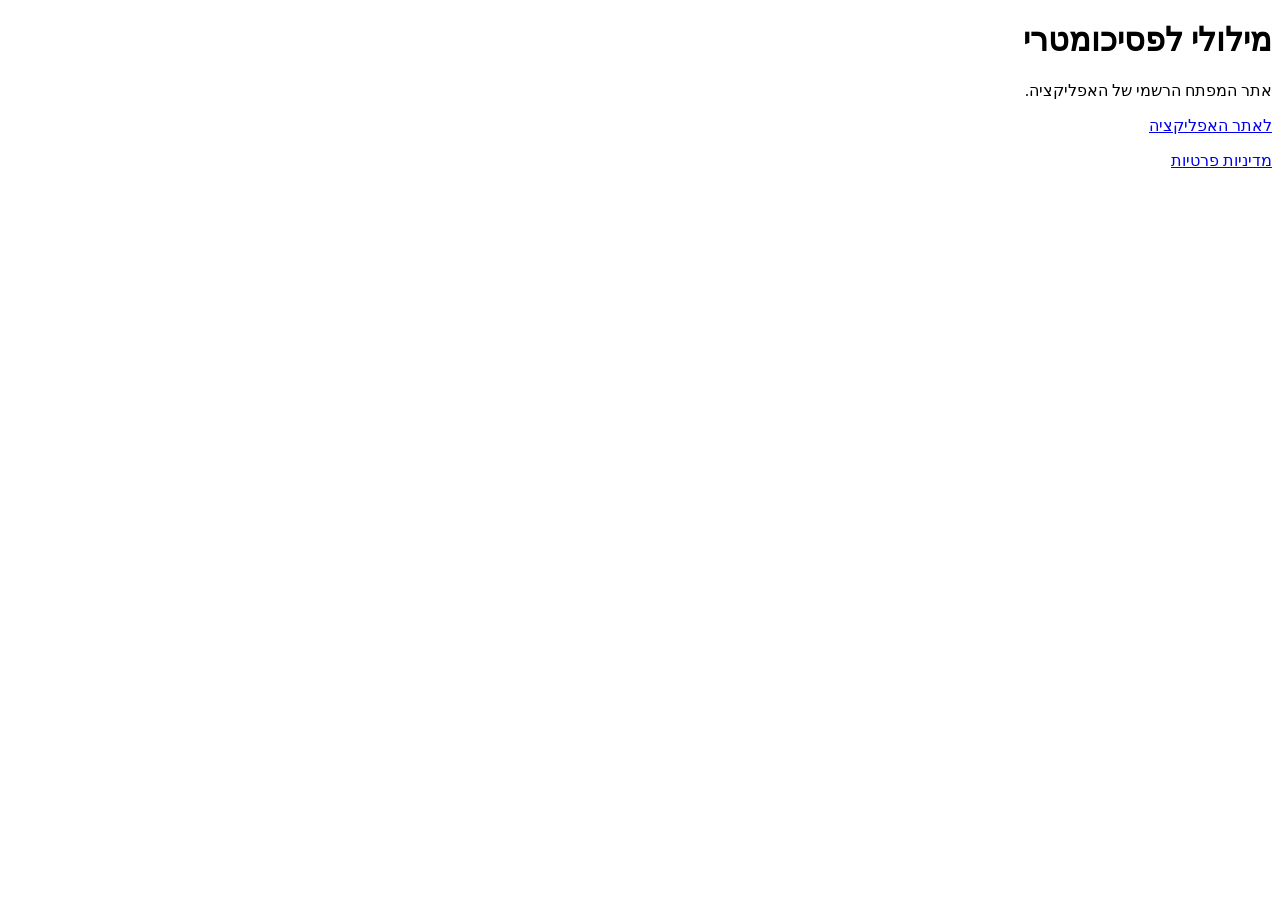
<file: index.html>
<!doctype html>
<html lang="he" dir="rtl">
<head>
  <meta charset="utf-8">
  <meta name="viewport" content="width=device-width, initial-scale=1">
  <title>מילולי לפסיכומטרי</title>
</head>
<body>
  <main>
    <h1>מילולי לפסיכומטרי</h1>
    <p>אתר המפתח הרשמי של האפליקציה.</p>
    <p><a href="https://miluli-psychometric.mistermedico.chatgpt.site/">לאתר האפליקציה</a></p>
    <p><a href="https://miluli-psychometric.mistermedico.chatgpt.site/privacy">מדיניות פרטיות</a></p>
  </main>
</body>
</html>
</file>
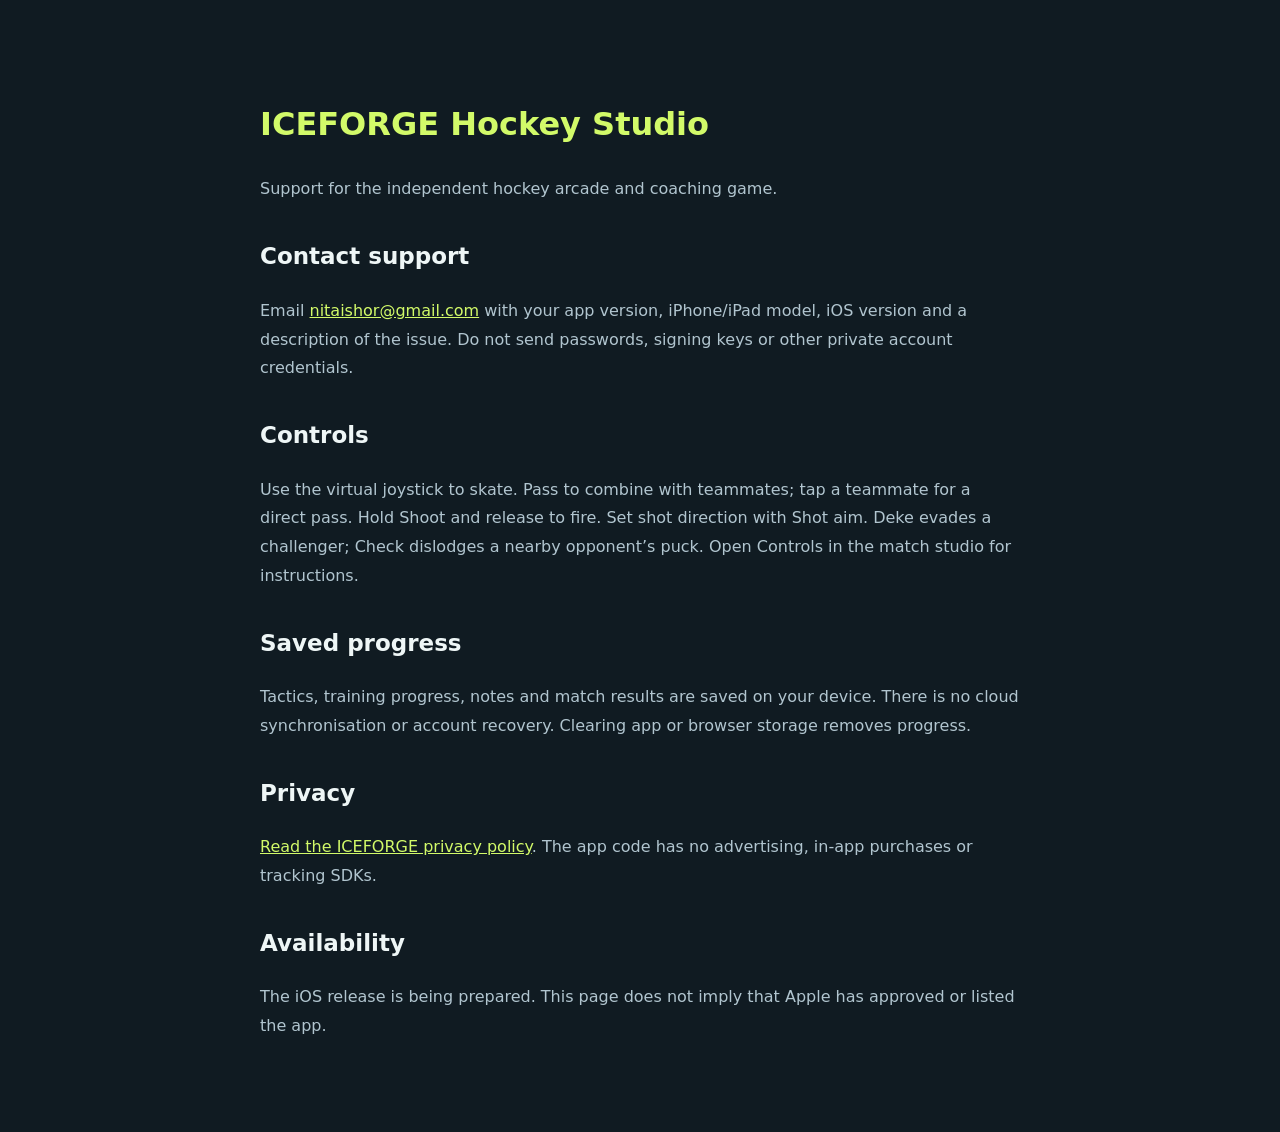
<file: iceforge/index.html>
<!DOCTYPE html><html lang="en"><meta charset="utf-8"><meta name="viewport" content="width=device-width,initial-scale=1"><title>ICEFORGE · Hockey support</title><style>body{background:#101b22;color:#eef6f6;font:16px/1.8 system-ui;max-width:760px;padding:25px;margin:50px auto}h1,a{color:#d2fa69}h2{font-size:23px;margin-top:32px}p{color:#b1c5cf}</style><h1>ICEFORGE Hockey Studio</h1><p>Support for the independent hockey arcade and coaching game.</p><h2>Contact support</h2><p>Email <a href="mailto:nitaishor@gmail.com">nitaishor@gmail.com</a> with your app version, iPhone/iPad model, iOS version and a description of the issue. Do not send passwords, signing keys or other private account credentials.</p><h2>Controls</h2><p>Use the virtual joystick to skate. Pass to combine with teammates; tap a teammate for a direct pass. Hold Shoot and release to fire. Set shot direction with Shot aim. Deke evades a challenger; Check dislodges a nearby opponent’s puck. Open Controls in the match studio for instructions.</p><h2>Saved progress</h2><p>Tactics, training progress, notes and match results are saved on your device. There is no cloud synchronisation or account recovery. Clearing app or browser storage removes progress.</p><h2>Privacy</h2><p><a href="privacy.html">Read the ICEFORGE privacy policy</a>. The app code has no advertising, in-app purchases or tracking SDKs.</p><h2>Availability</h2><p>The iOS release is being prepared. This page does not imply that Apple has approved or listed the app.</p></html>
</file>
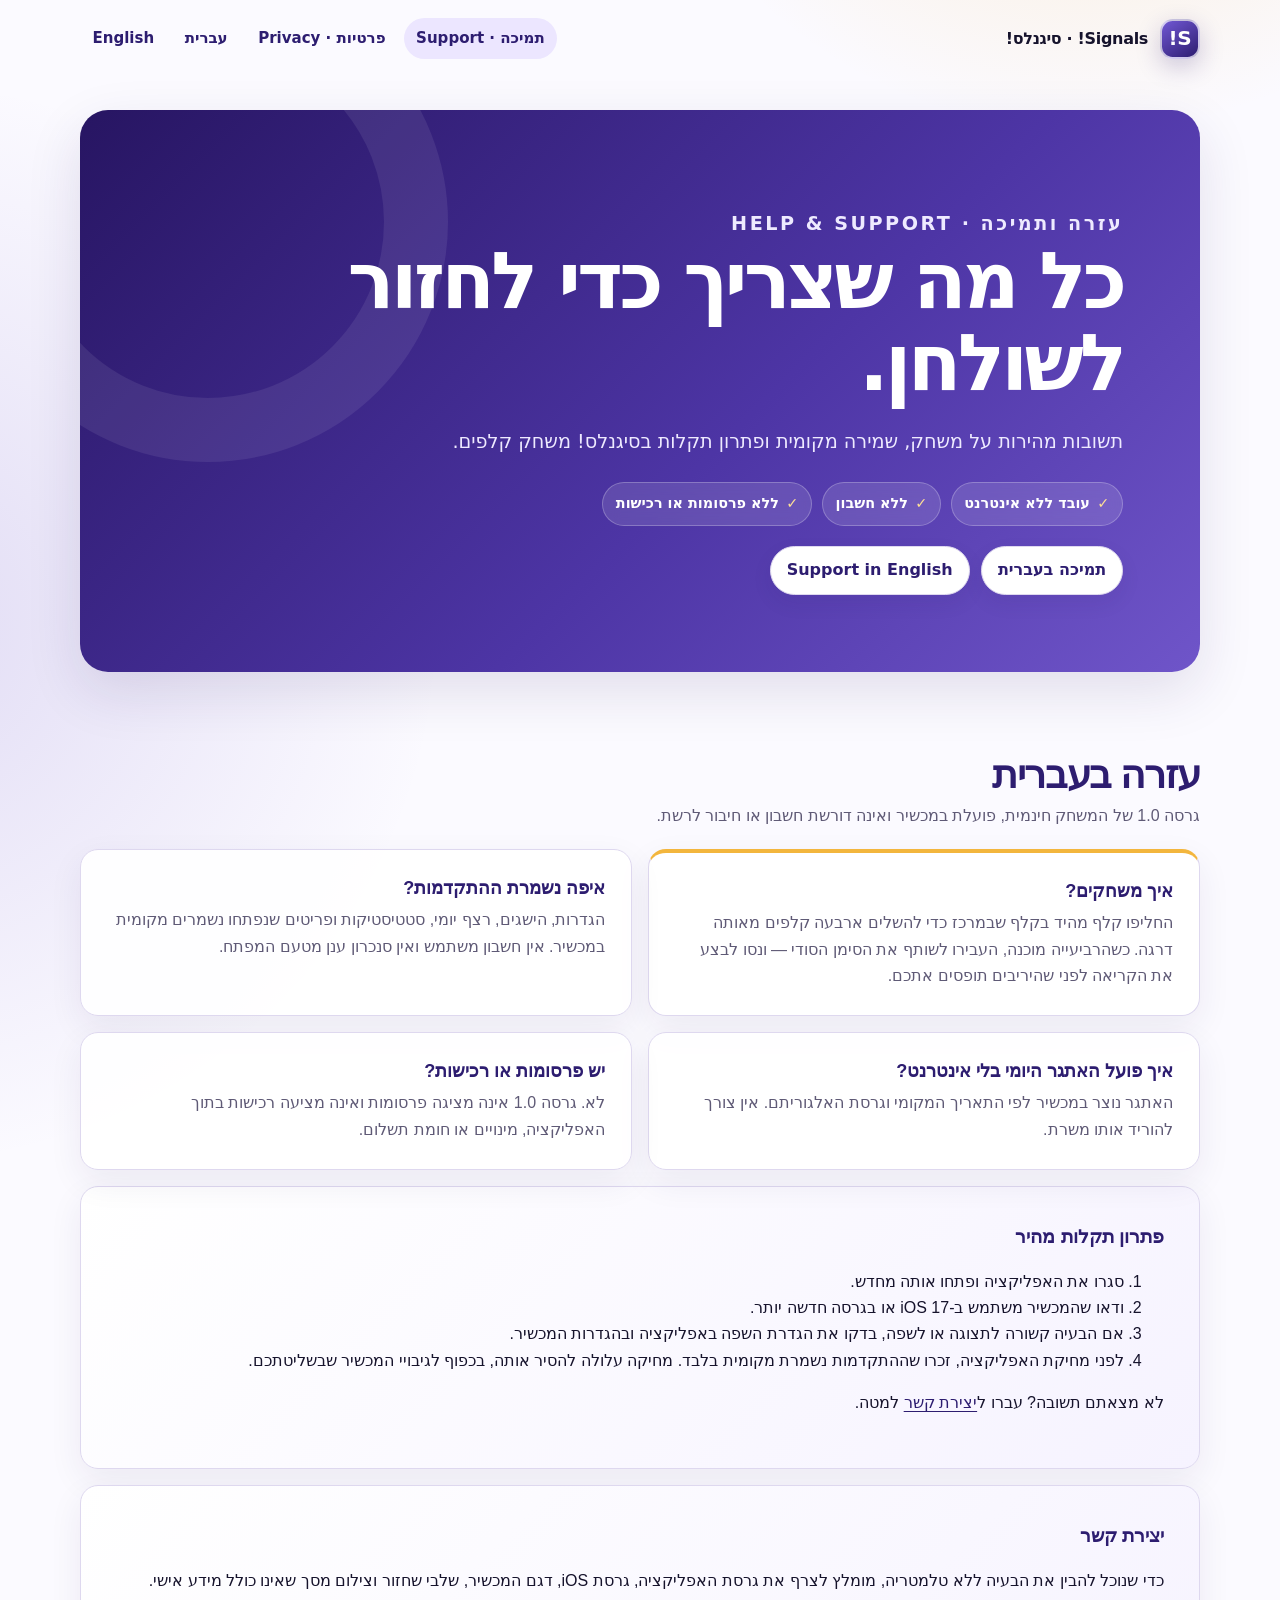
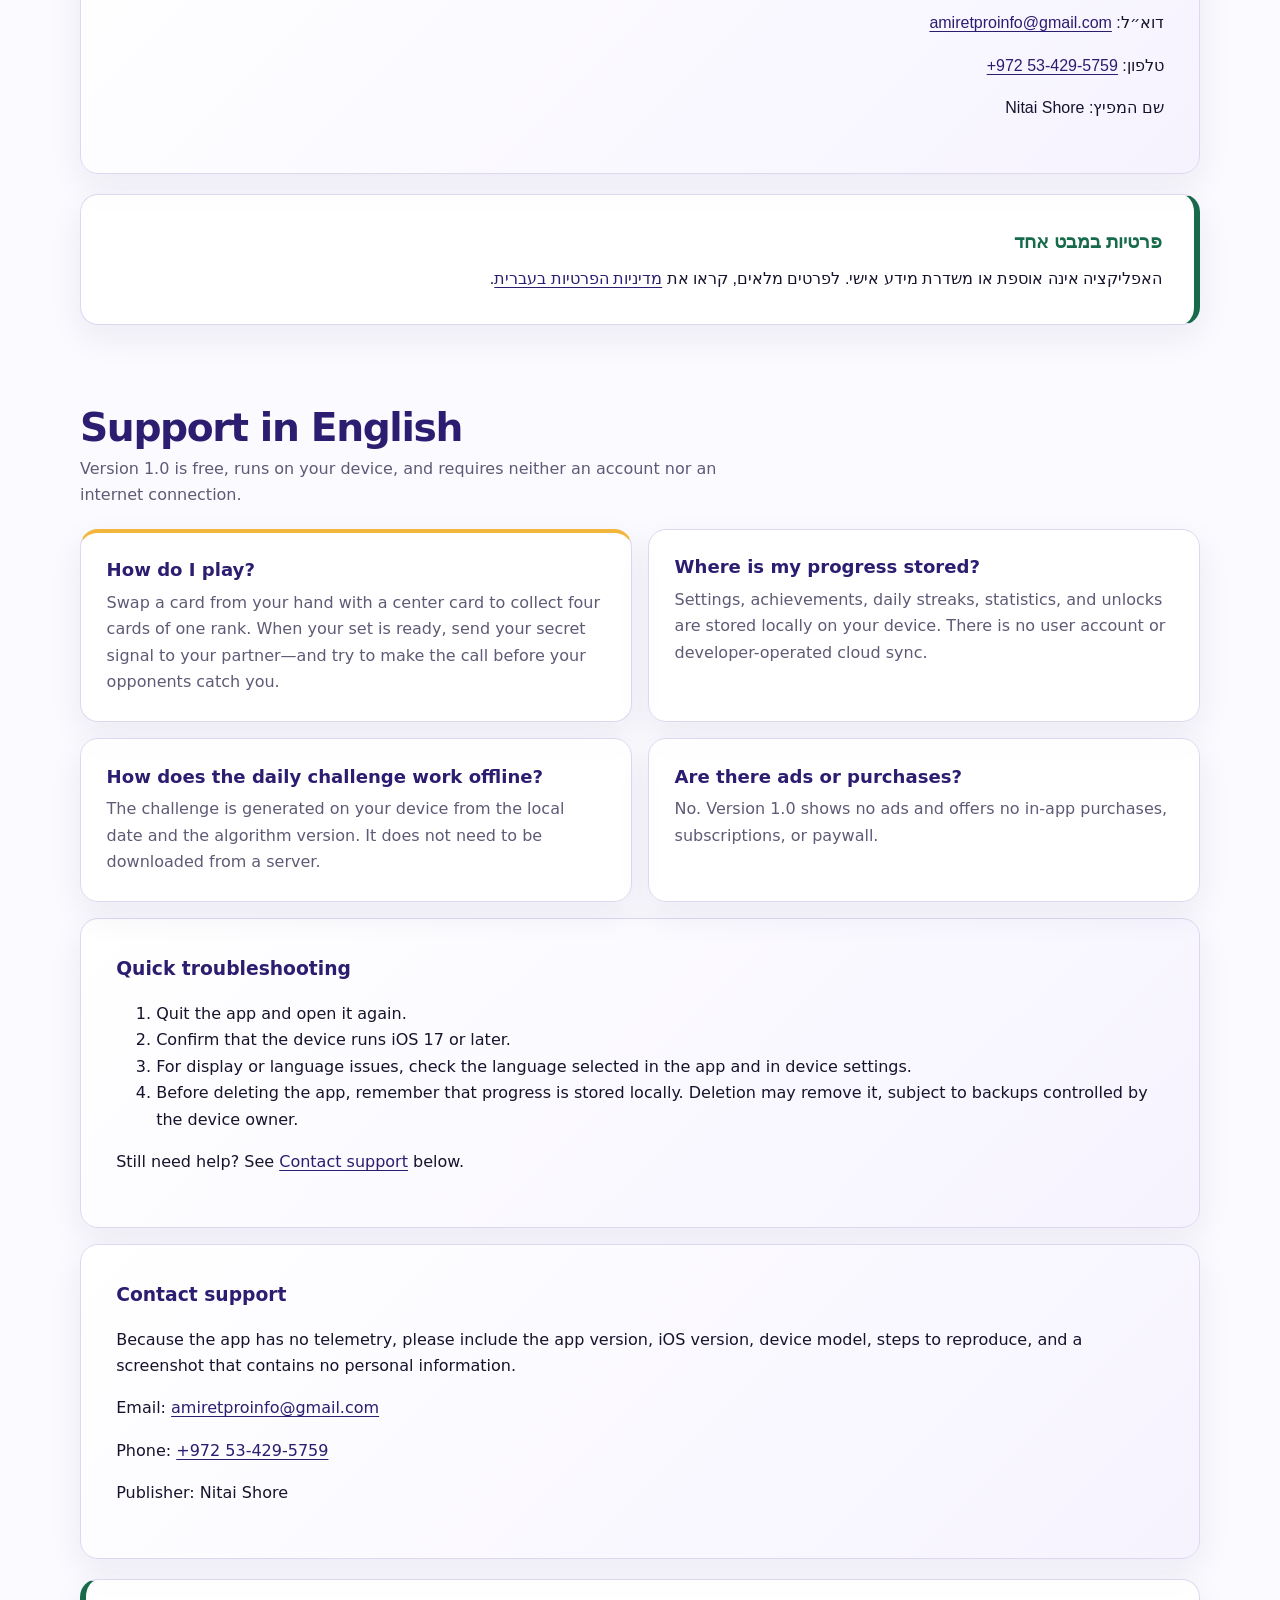
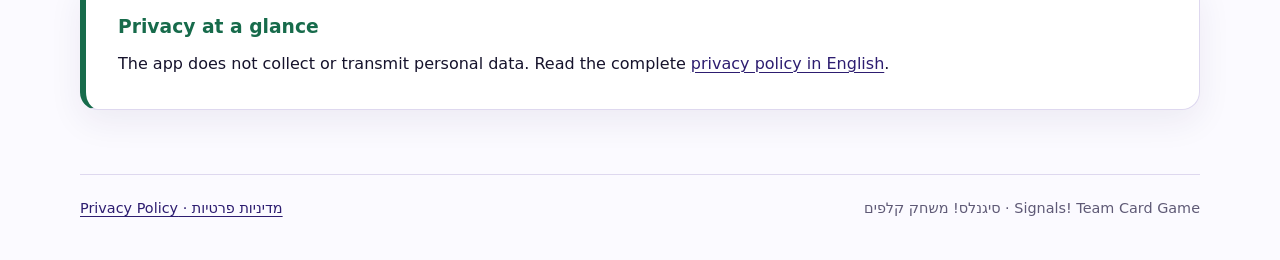
<file: signals-support/index.html>
<!doctype html>
<html lang="he" dir="rtl">
<head>
  <meta charset="utf-8">
  <meta name="viewport" content="width=device-width, initial-scale=1">
  <meta name="description" content="עזרה ותמיכה עבור סיגנלס! משחק קלפים — Signals! Team Card Game support.">
  <meta name="theme-color" content="#2d1d70">
  <title>עזרה ותמיכה | Signals! Team Card Game</title>
  <link rel="stylesheet" href="styles.css">
</head>
<body>
  <a class="skip-link" href="#main">דלגו לתוכן הראשי / Skip to content</a>

  <header class="site-header">
    <a class="brand" href="index.html" aria-label="סיגנלס! עזרה ותמיכה — דף הבית">
      <span class="brand-mark" aria-hidden="true">S!</span>
      <span>Signals! · סיגנלס!</span>
    </a>
    <nav class="top-nav" aria-label="ניווט ראשי / Main navigation">
      <a href="index.html" aria-current="page">תמיכה · Support</a>
      <a href="privacy.html">פרטיות · Privacy</a>
      <a href="#he-support">עברית</a>
      <a href="#en-support" lang="en" dir="ltr">English</a>
    </nav>
  </header>

  <main id="main">
    <section class="hero" aria-labelledby="page-title">
      <p class="eyebrow">עזרה ותמיכה · Help &amp; Support</p>
      <h1 id="page-title">כל מה שצריך כדי לחזור לשולחן.</h1>
      <p>תשובות מהירות על משחק, שמירה מקומית ופתרון תקלות בסיגנלס! משחק קלפים.</p>
      <div class="hero-badges" aria-label="מאפייני גרסה 1.0">
        <span class="badge">עובד ללא אינטרנט</span>
        <span class="badge">ללא חשבון</span>
        <span class="badge">ללא פרסומות או רכישות</span>
      </div>
      <div class="language-jump" aria-label="בחירת שפה">
        <a class="button-link" href="#he-support">תמיכה בעברית</a>
        <a class="button-link" href="#en-support" lang="en" dir="ltr">Support in English</a>
      </div>
    </section>

    <section id="he-support" class="content-section" lang="he" dir="rtl" aria-labelledby="he-title">
      <div class="section-heading">
        <div>
          <h2 id="he-title">עזרה בעברית</h2>
          <p>גרסה 1.0 של המשחק חינמית, פועלת במכשיר ואינה דורשת חשבון או חיבור לרשת.</p>
        </div>
      </div>

      <div class="grid">
        <article class="card card-accent">
          <h3>איך משחקים?</h3>
          <p>החליפו קלף מהיד בקלף שבמרכז כדי להשלים ארבעה קלפים מאותה דרגה. כשהרביעייה מוכנה, העבירו לשותף את הסימן הסודי — ונסו לבצע את הקריאה לפני שהיריבים תופסים אתכם.</p>
        </article>
        <article class="card">
          <h3>איפה נשמרת ההתקדמות?</h3>
          <p>הגדרות, הישגים, רצף יומי, סטטיסטיקות ופריטים שנפתחו נשמרים מקומית במכשיר. אין חשבון משתמש ואין סנכרון ענן מטעם המפתח.</p>
        </article>
        <article class="card">
          <h3>איך פועל האתגר היומי בלי אינטרנט?</h3>
          <p>האתגר נוצר במכשיר לפי התאריך המקומי וגרסת האלגוריתם. אין צורך להוריד אותו משרת.</p>
        </article>
        <article class="card">
          <h3>יש פרסומות או רכישות?</h3>
          <p>לא. גרסה 1.0 אינה מציגה פרסומות ואינה מציעה רכישות בתוך האפליקציה, מינויים או חומת תשלום.</p>
        </article>
      </div>

      <div class="contact-panel" aria-labelledby="he-troubleshooting">
        <h3 id="he-troubleshooting">פתרון תקלות מהיר</h3>
        <ol>
          <li>סגרו את האפליקציה ופתחו אותה מחדש.</li>
          <li>ודאו שהמכשיר משתמש ב‑iOS 17 או בגרסה חדשה יותר.</li>
          <li>אם הבעיה קשורה לתצוגה או לשפה, בדקו את הגדרת השפה באפליקציה ובהגדרות המכשיר.</li>
          <li>לפני מחיקת האפליקציה, זכרו שההתקדמות נשמרת מקומית בלבד. מחיקה עלולה להסיר אותה, בכפוף לגיבויי המכשיר שבשליטתכם.</li>
        </ol>
        <p>לא מצאתם תשובה? עברו ל<a href="#he-contact">יצירת קשר</a> למטה.</p>
      </div>

      <div id="he-contact" class="contact-panel" aria-labelledby="he-contact-title">
        <h3 id="he-contact-title">יצירת קשר</h3>
        <p>כדי שנוכל להבין את הבעיה ללא טלמטריה, מומלץ לצרף את גרסת האפליקציה, גרסת iOS, דגם המכשיר, שלבי שחזור וצילום מסך שאינו כולל מידע אישי.</p>
        <p>דוא״ל: <a href="mailto:amiretproinfo@gmail.com">amiretproinfo@gmail.com</a></p>
        <p>טלפון: <a href="tel:+972534295759" dir="ltr">+972 53-429-5759</a></p>
        <p>שם המפיץ: <span translate="no">Nitai Shore</span></p>
      </div>

      <div class="summary-panel">
        <h3>פרטיות במבט אחד</h3>
        <p>האפליקציה אינה אוספת או משדרת מידע אישי. לפרטים מלאים, קראו את <a href="privacy.html#he-policy">מדיניות הפרטיות בעברית</a>.</p>
      </div>
    </section>

    <section id="en-support" class="content-section" lang="en" dir="ltr" aria-labelledby="en-title">
      <div class="section-heading">
        <div>
          <h2 id="en-title">Support in English</h2>
          <p>Version 1.0 is free, runs on your device, and requires neither an account nor an internet connection.</p>
        </div>
      </div>

      <div class="grid">
        <article class="card card-accent">
          <h3>How do I play?</h3>
          <p>Swap a card from your hand with a center card to collect four cards of one rank. When your set is ready, send your secret signal to your partner—and try to make the call before your opponents catch you.</p>
        </article>
        <article class="card">
          <h3>Where is my progress stored?</h3>
          <p>Settings, achievements, daily streaks, statistics, and unlocks are stored locally on your device. There is no user account or developer-operated cloud sync.</p>
        </article>
        <article class="card">
          <h3>How does the daily challenge work offline?</h3>
          <p>The challenge is generated on your device from the local date and the algorithm version. It does not need to be downloaded from a server.</p>
        </article>
        <article class="card">
          <h3>Are there ads or purchases?</h3>
          <p>No. Version 1.0 shows no ads and offers no in-app purchases, subscriptions, or paywall.</p>
        </article>
      </div>

      <div class="contact-panel" aria-labelledby="en-troubleshooting">
        <h3 id="en-troubleshooting">Quick troubleshooting</h3>
        <ol>
          <li>Quit the app and open it again.</li>
          <li>Confirm that the device runs iOS 17 or later.</li>
          <li>For display or language issues, check the language selected in the app and in device settings.</li>
          <li>Before deleting the app, remember that progress is stored locally. Deletion may remove it, subject to backups controlled by the device owner.</li>
        </ol>
        <p>Still need help? See <a href="#en-contact">Contact support</a> below.</p>
      </div>

      <div id="en-contact" class="contact-panel" aria-labelledby="en-contact-title">
        <h3 id="en-contact-title">Contact support</h3>
        <p>Because the app has no telemetry, please include the app version, iOS version, device model, steps to reproduce, and a screenshot that contains no personal information.</p>
        <p>Email: <a href="mailto:amiretproinfo@gmail.com">amiretproinfo@gmail.com</a></p>
        <p>Phone: <a href="tel:+972534295759">+972 53-429-5759</a></p>
        <p>Publisher: <span translate="no">Nitai Shore</span></p>
      </div>

      <div class="summary-panel">
        <h3>Privacy at a glance</h3>
        <p>The app does not collect or transmit personal data. Read the complete <a href="privacy.html#en-policy">privacy policy in English</a>.</p>
      </div>
    </section>
  </main>

  <footer class="site-footer">
    <p>Signals! Team Card Game · סיגנלס! משחק קלפים</p>
    <p><a href="privacy.html">מדיניות פרטיות · Privacy Policy</a></p>
  </footer>
</body>
</html>
</file>
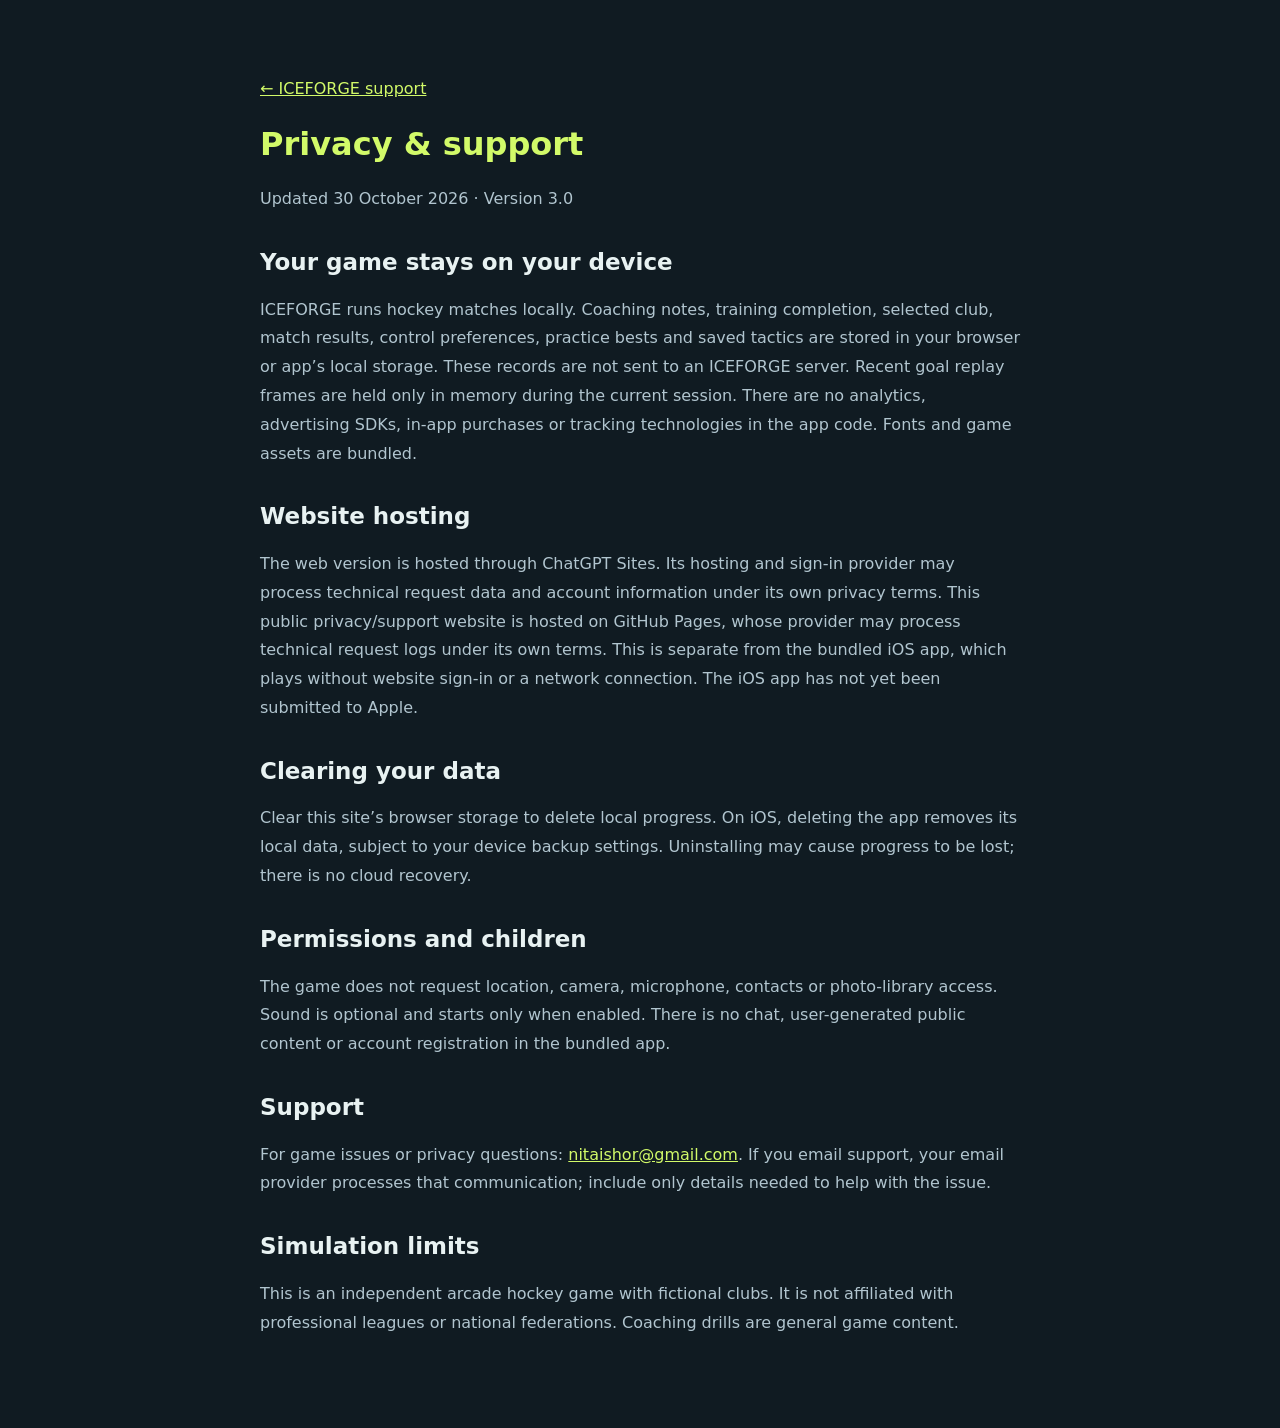
<file: iceforge/privacy.html>
<!DOCTYPE html><html lang="en"><meta charset="utf-8"><meta name="viewport" content="width=device-width,initial-scale=1"><title>ICEFORGE · Privacy & support</title><style>body{background:#101b22;color:#e8f2f2;font:16px/1.8 system-ui;max-width:760px;margin:50px auto;padding:25px}h1,h2{line-height:1.2}h1,a{color:#d2fa69}h2{margin-top:35px;font-size:23px}p{color:#b1c5cf}</style><a href="./">← ICEFORGE support</a><h1>Privacy & support</h1><p>Updated 30 October 2026 · Version 3.0</p><h2>Your game stays on your device</h2><p>ICEFORGE runs hockey matches locally. Coaching notes, training completion, selected club, match results, control preferences, practice bests and saved tactics are stored in your browser or app’s local storage. These records are not sent to an ICEFORGE server. Recent goal replay frames are held only in memory during the current session. There are no analytics, advertising SDKs, in-app purchases or tracking technologies in the app code. Fonts and game assets are bundled.</p><h2>Website hosting</h2><p>The web version is hosted through ChatGPT Sites. Its hosting and sign-in provider may process technical request data and account information under its own privacy terms. This public privacy/support website is hosted on GitHub Pages, whose provider may process technical request logs under its own terms. This is separate from the bundled iOS app, which plays without website sign-in or a network connection. The iOS app has not yet been submitted to Apple.</p><h2>Clearing your data</h2><p>Clear this site’s browser storage to delete local progress. On iOS, deleting the app removes its local data, subject to your device backup settings. Uninstalling may cause progress to be lost; there is no cloud recovery.</p><h2>Permissions and children</h2><p>The game does not request location, camera, microphone, contacts or photo-library access. Sound is optional and starts only when enabled. There is no chat, user-generated public content or account registration in the bundled app.</p><h2>Support</h2><p>For game issues or privacy questions: <a href="mailto:nitaishor@gmail.com">nitaishor@gmail.com</a>. If you email support, your email provider processes that communication; include only details needed to help with the issue.</p><h2>Simulation limits</h2><p>This is an independent arcade hockey game with fictional clubs. It is not affiliated with professional leagues or national federations. Coaching drills are general game content.</p></html>
</file>
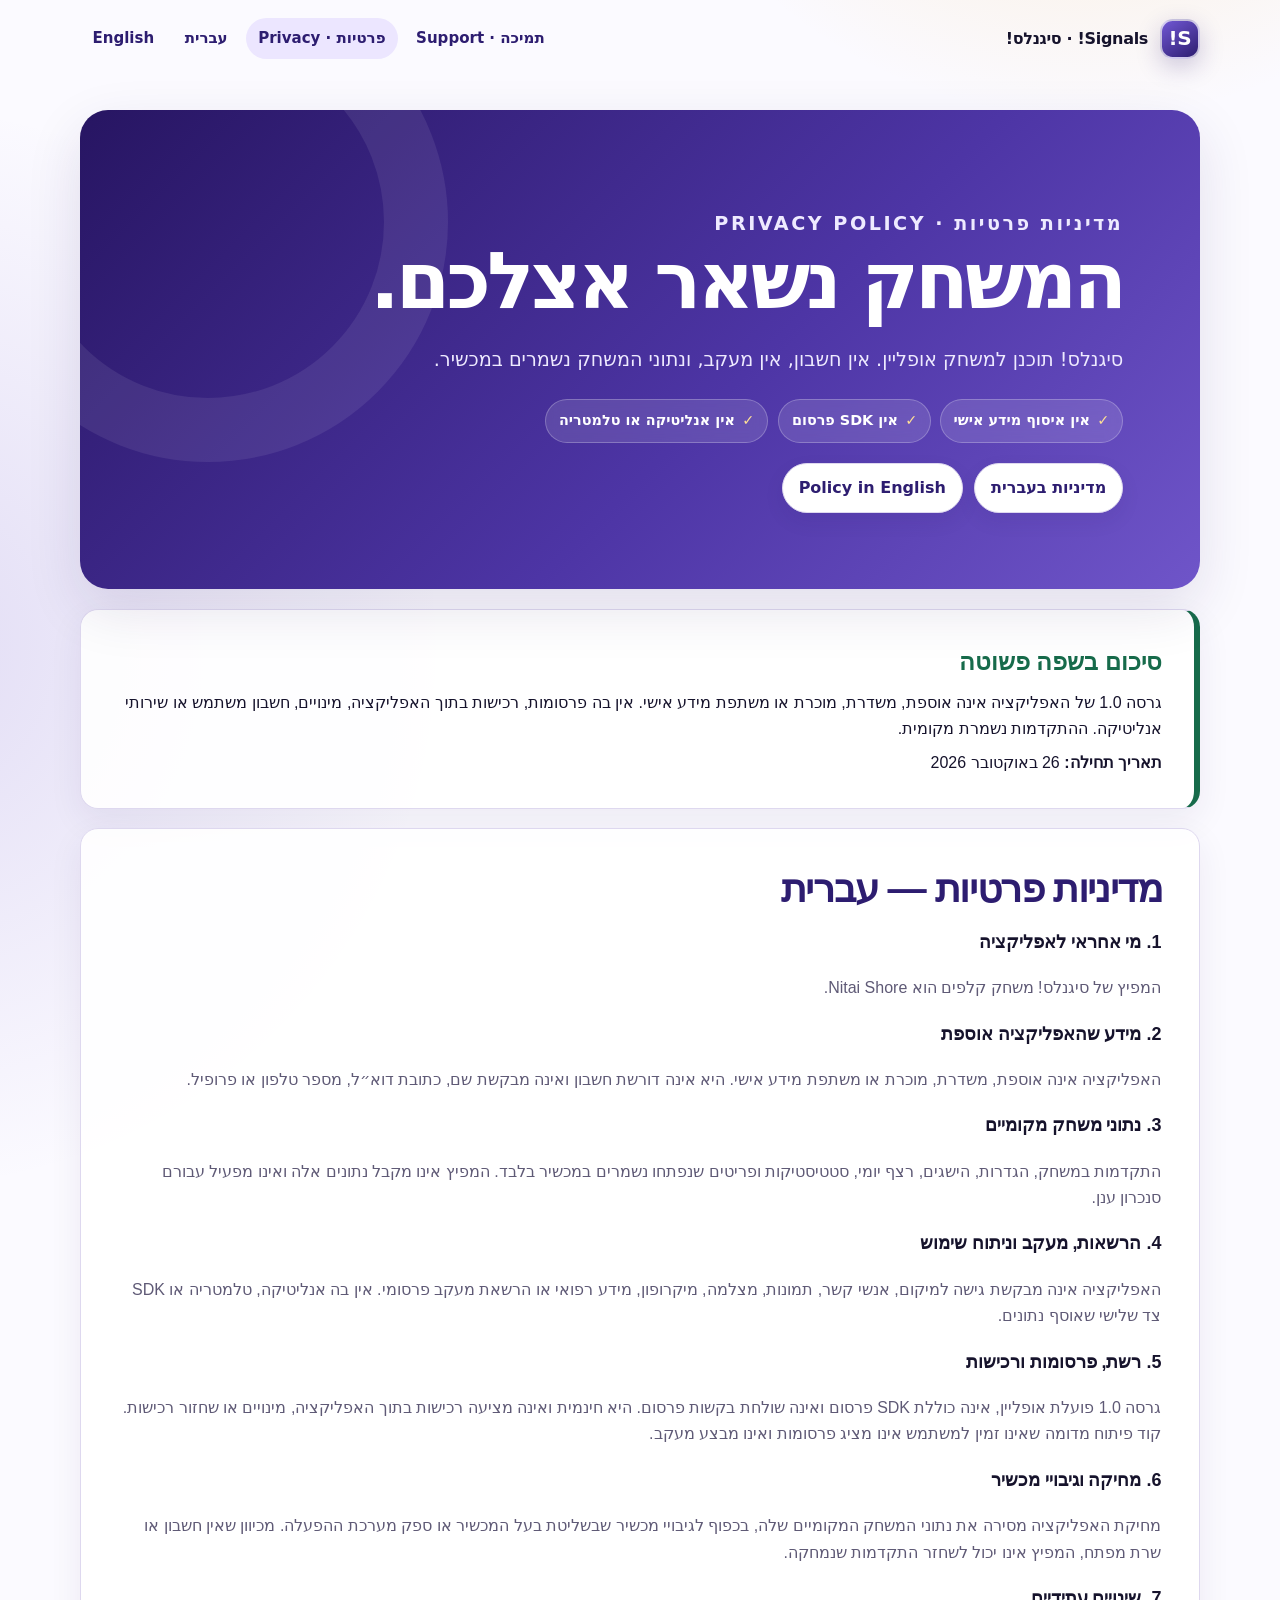
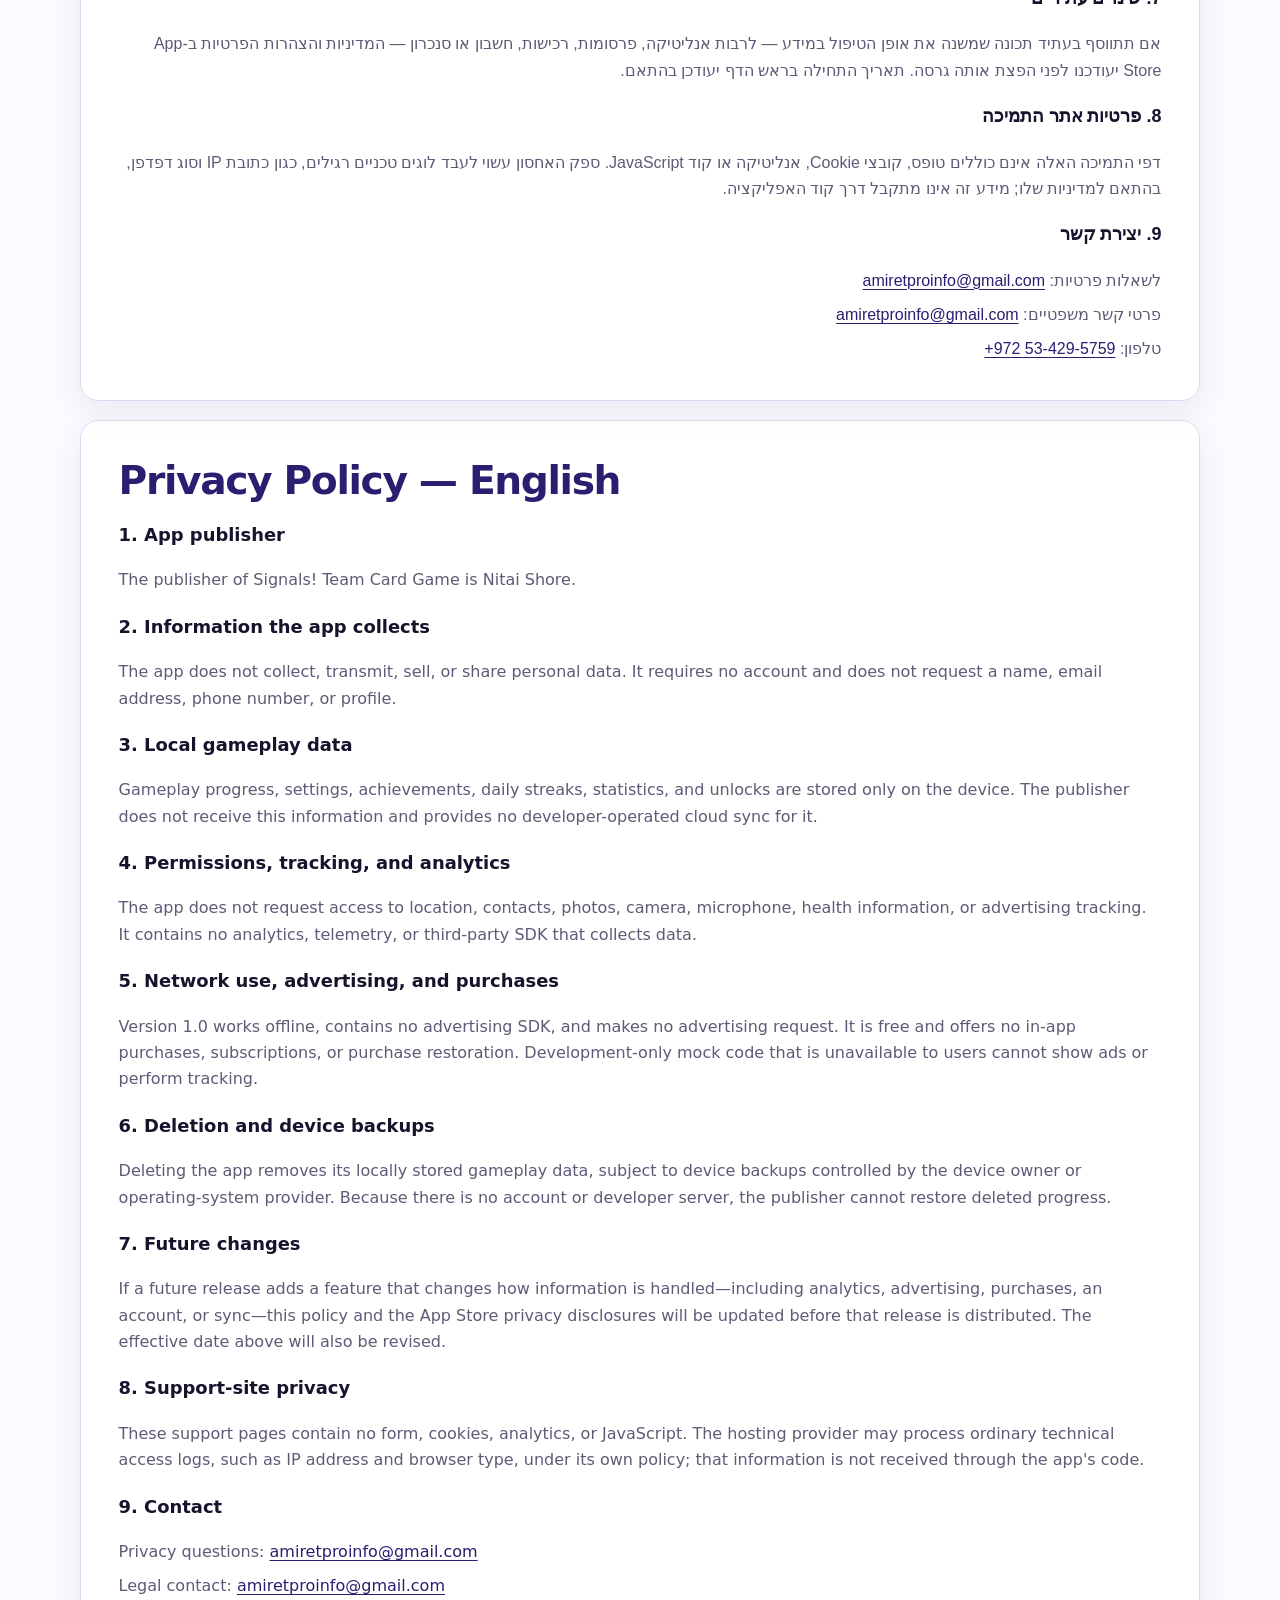
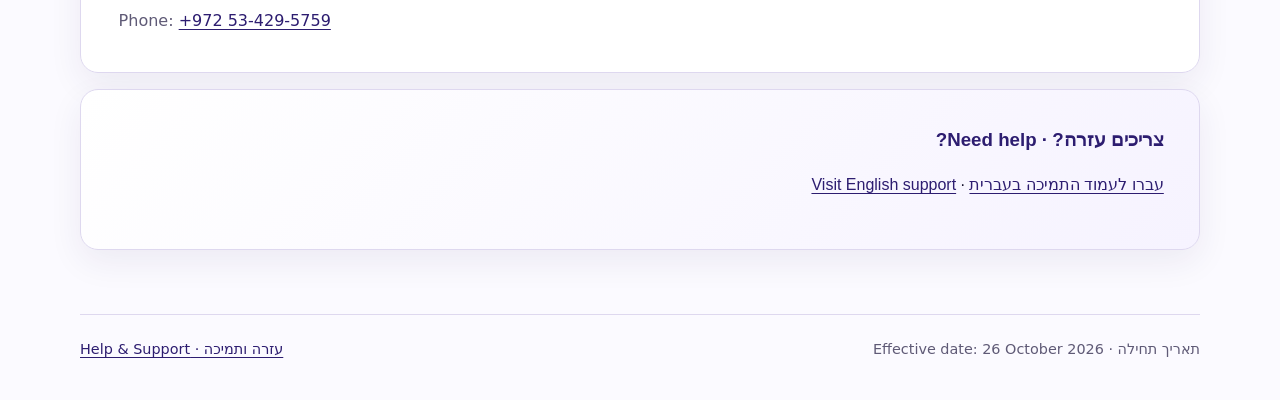
<file: signals-support/privacy.html>
<!doctype html>
<html lang="he" dir="rtl">
<head>
  <meta charset="utf-8">
  <meta name="viewport" content="width=device-width, initial-scale=1">
  <meta name="description" content="מדיניות הפרטיות של סיגנלס! משחק קלפים — Signals! Team Card Game privacy policy.">
  <meta name="theme-color" content="#2d1d70">
  <title>מדיניות פרטיות | Signals! Team Card Game</title>
  <link rel="stylesheet" href="styles.css">
</head>
<body>
  <a class="skip-link" href="#main">דלגו לתוכן הראשי / Skip to content</a>

  <header class="site-header">
    <a class="brand" href="index.html" aria-label="סיגנלס! עזרה ותמיכה — דף הבית">
      <span class="brand-mark" aria-hidden="true">S!</span>
      <span>Signals! · סיגנלס!</span>
    </a>
    <nav class="top-nav" aria-label="ניווט ראשי / Main navigation">
      <a href="index.html">תמיכה · Support</a>
      <a href="privacy.html" aria-current="page">פרטיות · Privacy</a>
      <a href="#he-policy">עברית</a>
      <a href="#en-policy" lang="en" dir="ltr">English</a>
    </nav>
  </header>

  <main id="main">
    <section class="hero" aria-labelledby="page-title">
      <p class="eyebrow">מדיניות פרטיות · Privacy Policy</p>
      <h1 id="page-title">המשחק נשאר אצלכם.</h1>
      <p>סיגנלס! תוכנן למשחק אופליין. אין חשבון, אין מעקב, ונתוני המשחק נשמרים במכשיר.</p>
      <div class="hero-badges" aria-label="עיקרי המדיניות">
        <span class="badge">אין איסוף מידע אישי</span>
        <span class="badge">אין SDK פרסום</span>
        <span class="badge">אין אנליטיקה או טלמטריה</span>
      </div>
      <div class="language-jump" aria-label="בחירת שפה">
        <a class="button-link" href="#he-policy">מדיניות בעברית</a>
        <a class="button-link" href="#en-policy" lang="en" dir="ltr">Policy in English</a>
      </div>
    </section>

    <div class="summary-panel" lang="he" dir="rtl">
      <h2>סיכום בשפה פשוטה</h2>
      <p>גרסה 1.0 של האפליקציה אינה אוספת, משדרת, מוכרת או משתפת מידע אישי. אין בה פרסומות, רכישות בתוך האפליקציה, מינויים, חשבון משתמש או שירותי אנליטיקה. ההתקדמות נשמרת מקומית.</p>
      <p><strong>תאריך תחילה:</strong> 26 באוקטובר 2026</p>
    </div>

    <section id="he-policy" class="policy-section" lang="he" dir="rtl" aria-labelledby="he-title">
      <h2 id="he-title">מדיניות פרטיות — עברית</h2>

      <h3>1. מי אחראי לאפליקציה</h3>
      <p>המפיץ של סיגנלס! משחק קלפים הוא <span translate="no">Nitai Shore</span>.</p>

      <h3>2. מידע שהאפליקציה אוספת</h3>
      <p>האפליקציה אינה אוספת, משדרת, מוכרת או משתפת מידע אישי. היא אינה דורשת חשבון ואינה מבקשת שם, כתובת דוא״ל, מספר טלפון או פרופיל.</p>

      <h3>3. נתוני משחק מקומיים</h3>
      <p>התקדמות במשחק, הגדרות, הישגים, רצף יומי, סטטיסטיקות ופריטים שנפתחו נשמרים במכשיר בלבד. המפיץ אינו מקבל נתונים אלה ואינו מפעיל עבורם סנכרון ענן.</p>

      <h3>4. הרשאות, מעקב וניתוח שימוש</h3>
      <p>האפליקציה אינה מבקשת גישה למיקום, אנשי קשר, תמונות, מצלמה, מיקרופון, מידע רפואי או הרשאת מעקב פרסומי. אין בה אנליטיקה, טלמטריה או SDK צד שלישי שאוסף נתונים.</p>

      <h3>5. רשת, פרסומות ורכישות</h3>
      <p>גרסה 1.0 פועלת אופליין, אינה כוללת SDK פרסום ואינה שולחת בקשות פרסום. היא חינמית ואינה מציעה רכישות בתוך האפליקציה, מינויים או שחזור רכישות. קוד פיתוח מדומה שאינו זמין למשתמש אינו מציג פרסומות ואינו מבצע מעקב.</p>

      <h3>6. מחיקה וגיבויי מכשיר</h3>
      <p>מחיקת האפליקציה מסירה את נתוני המשחק המקומיים שלה, בכפוף לגיבויי מכשיר שבשליטת בעל המכשיר או ספק מערכת ההפעלה. מכיוון שאין חשבון או שרת מפתח, המפיץ אינו יכול לשחזר התקדמות שנמחקה.</p>

      <h3>7. שינויים עתידיים</h3>
      <p>אם תתווסף בעתיד תכונה שמשנה את אופן הטיפול במידע — לרבות אנליטיקה, פרסומות, רכישות, חשבון או סנכרון — המדיניות והצהרות הפרטיות ב‑App Store יעודכנו לפני הפצת אותה גרסה. תאריך התחילה בראש הדף יעודכן בהתאם.</p>

      <h3>8. פרטיות אתר התמיכה</h3>
      <p>דפי התמיכה האלה אינם כוללים טופס, קובצי Cookie, אנליטיקה או קוד JavaScript. ספק האחסון עשוי לעבד לוגים טכניים רגילים, כגון כתובת IP וסוג דפדפן, בהתאם למדיניות שלו; מידע זה אינו מתקבל דרך קוד האפליקציה.</p>

      <h3>9. יצירת קשר</h3>
      <p>לשאלות פרטיות: <a href="mailto:amiretproinfo@gmail.com">amiretproinfo@gmail.com</a></p>
      <p>פרטי קשר משפטיים: <a href="mailto:amiretproinfo@gmail.com">amiretproinfo@gmail.com</a></p>
      <p>טלפון: <a href="tel:+972534295759" dir="ltr">+972 53-429-5759</a></p>
    </section>

    <section id="en-policy" class="policy-section" lang="en" dir="ltr" aria-labelledby="en-title">
      <h2 id="en-title">Privacy Policy — English</h2>

      <h3>1. App publisher</h3>
      <p>The publisher of Signals! Team Card Game is <span translate="no">Nitai Shore</span>.</p>

      <h3>2. Information the app collects</h3>
      <p>The app does not collect, transmit, sell, or share personal data. It requires no account and does not request a name, email address, phone number, or profile.</p>

      <h3>3. Local gameplay data</h3>
      <p>Gameplay progress, settings, achievements, daily streaks, statistics, and unlocks are stored only on the device. The publisher does not receive this information and provides no developer-operated cloud sync for it.</p>

      <h3>4. Permissions, tracking, and analytics</h3>
      <p>The app does not request access to location, contacts, photos, camera, microphone, health information, or advertising tracking. It contains no analytics, telemetry, or third-party SDK that collects data.</p>

      <h3>5. Network use, advertising, and purchases</h3>
      <p>Version 1.0 works offline, contains no advertising SDK, and makes no advertising request. It is free and offers no in-app purchases, subscriptions, or purchase restoration. Development-only mock code that is unavailable to users cannot show ads or perform tracking.</p>

      <h3>6. Deletion and device backups</h3>
      <p>Deleting the app removes its locally stored gameplay data, subject to device backups controlled by the device owner or operating-system provider. Because there is no account or developer server, the publisher cannot restore deleted progress.</p>

      <h3>7. Future changes</h3>
      <p>If a future release adds a feature that changes how information is handled—including analytics, advertising, purchases, an account, or sync—this policy and the App Store privacy disclosures will be updated before that release is distributed. The effective date above will also be revised.</p>

      <h3>8. Support-site privacy</h3>
      <p>These support pages contain no form, cookies, analytics, or JavaScript. The hosting provider may process ordinary technical access logs, such as IP address and browser type, under its own policy; that information is not received through the app's code.</p>

      <h3>9. Contact</h3>
      <p>Privacy questions: <a href="mailto:amiretproinfo@gmail.com">amiretproinfo@gmail.com</a></p>
      <p>Legal contact: <a href="mailto:amiretproinfo@gmail.com">amiretproinfo@gmail.com</a></p>
      <p>Phone: <a href="tel:+972534295759">+972 53-429-5759</a></p>
    </section>

    <div class="contact-panel" lang="he" dir="rtl">
      <h3>צריכים עזרה? · Need help?</h3>
      <p><a href="index.html#he-contact">עברו לעמוד התמיכה בעברית</a> · <a href="index.html#en-contact" lang="en" dir="ltr">Visit English support</a></p>
    </div>
  </main>

  <footer class="site-footer">
    <p>תאריך תחילה · Effective date: <time datetime="2026-10-26">26 October 2026</time></p>
    <p><a href="index.html">עזרה ותמיכה · Help &amp; Support</a></p>
  </footer>
</body>
</html>
</file>
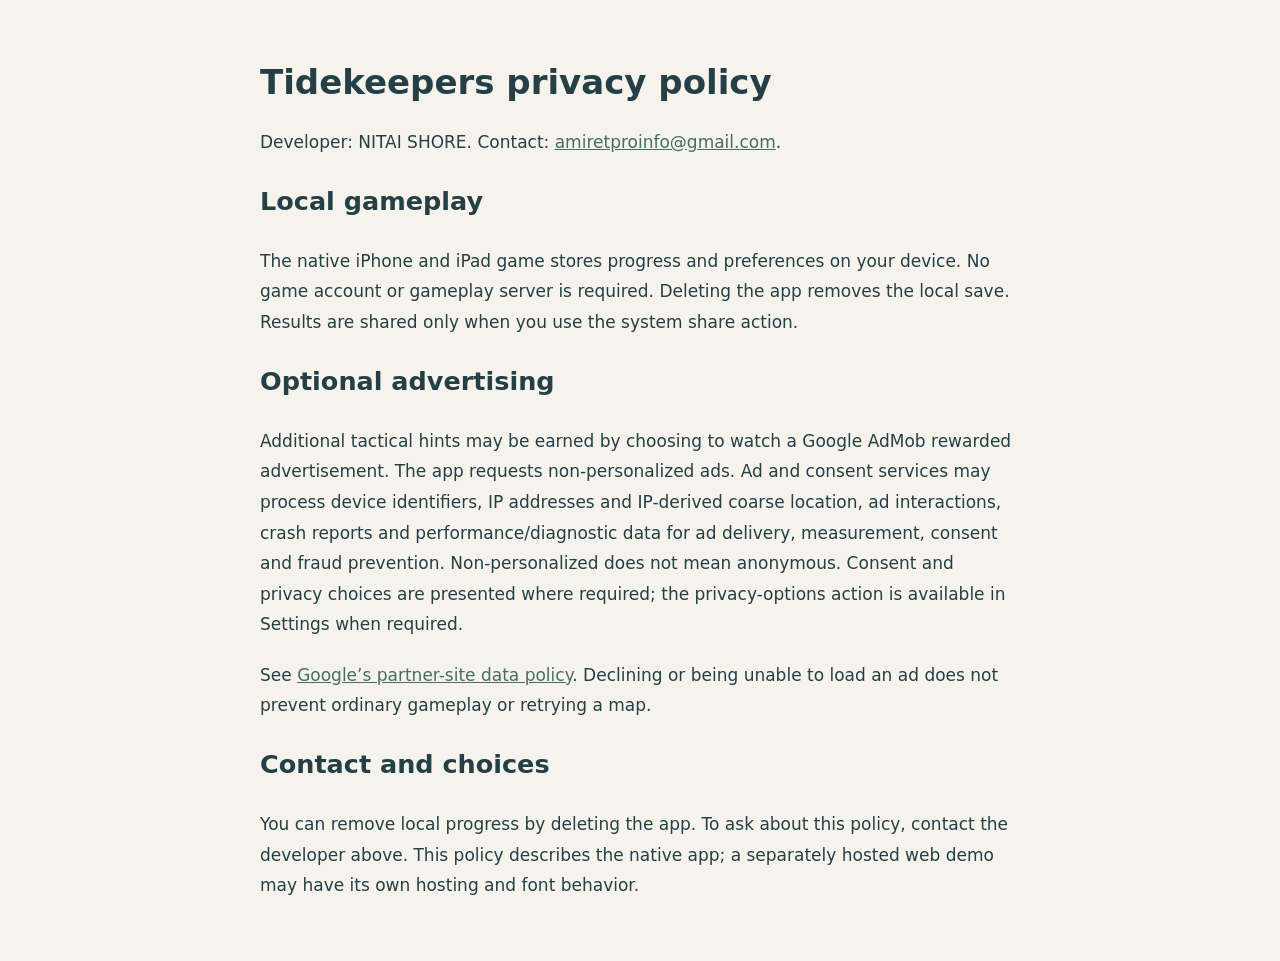
<file: tidekeepers/privacy.html>
<!doctype html><html lang="en"><meta charset="utf-8"><meta name="viewport" content="width=device-width,initial-scale=1"><title>Tidekeepers privacy</title><style>body{max-width:760px;margin:60px auto;padding:0 24px;font:17px/1.8 system-ui;color:#253f46;background:#f5f3ec}a{color:#466e62}h1{line-height:1.3}p{margin:20px 0}</style><main><h1>Tidekeepers privacy policy</h1><p>Developer: NITAI SHORE. Contact: <a href="mailto:amiretproinfo@gmail.com">amiretproinfo@gmail.com</a>.</p><h2>Local gameplay</h2><p>The native iPhone and iPad game stores progress and preferences on your device. No game account or gameplay server is required. Deleting the app removes the local save. Results are shared only when you use the system share action.</p><h2>Optional advertising</h2><p>Additional tactical hints may be earned by choosing to watch a Google AdMob rewarded advertisement. The app requests non-personalized ads. Ad and consent services may process device identifiers, IP addresses and IP-derived coarse location, ad interactions, crash reports and performance/diagnostic data for ad delivery, measurement, consent and fraud prevention. Non-personalized does not mean anonymous. Consent and privacy choices are presented where required; the privacy-options action is available in Settings when required.</p><p>See <a href="https://policies.google.com/technologies/partner-sites">Google’s partner-site data policy</a>. Declining or being unable to load an ad does not prevent ordinary gameplay or retrying a map.</p><h2>Contact and choices</h2><p>You can remove local progress by deleting the app. To ask about this policy, contact the developer above. This policy describes the native app; a separately hosted web demo may have its own hosting and font behavior.</p></main></html>
</file>
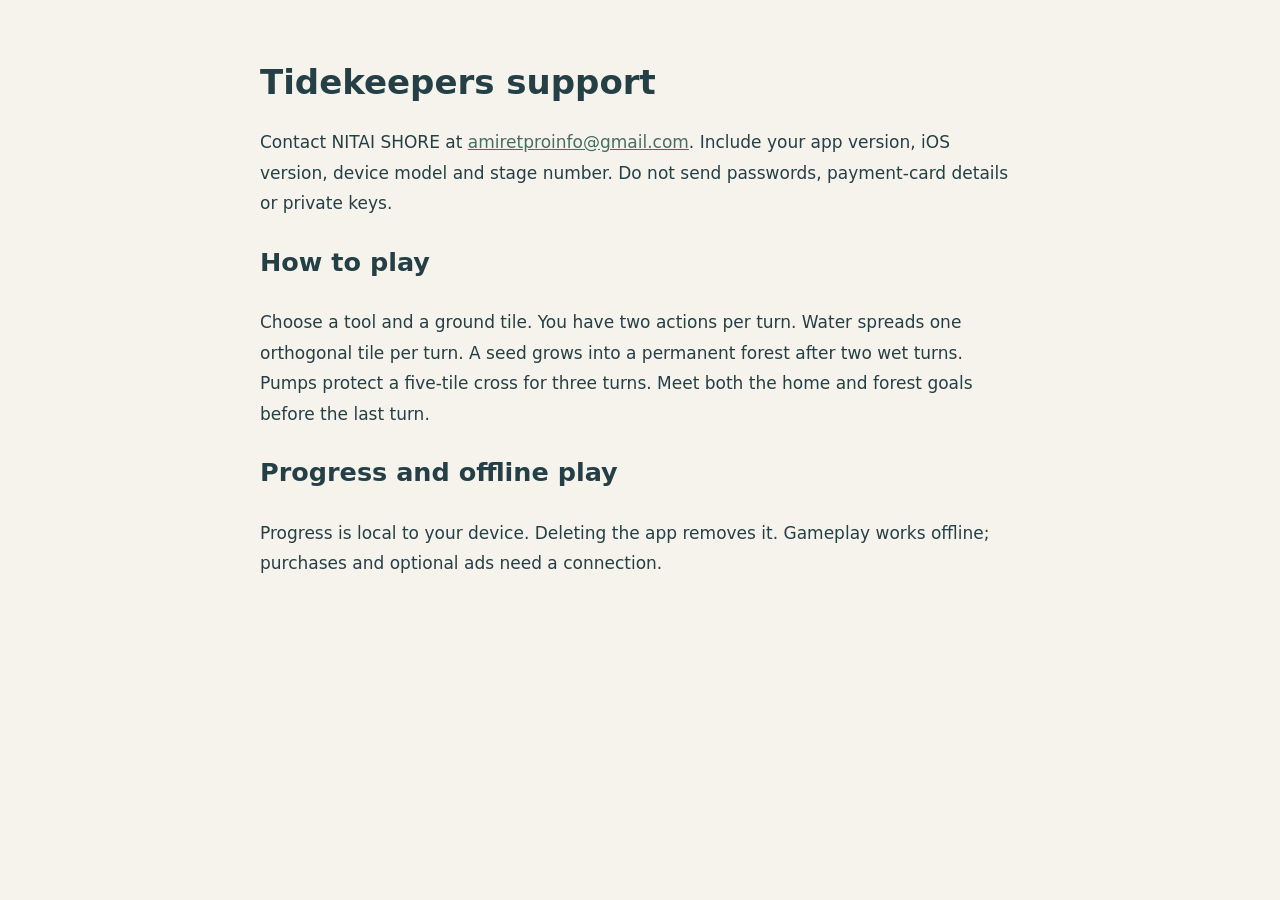
<file: tidekeepers/support.html>
<!doctype html><html lang="en"><meta charset="utf-8"><meta name="viewport" content="width=device-width,initial-scale=1"><title>Tidekeepers support</title><style>body{max-width:760px;margin:60px auto;padding:0 24px;font:17px/1.8 system-ui;color:#253f46;background:#f5f3ec}a{color:#466e62}h1{line-height:1.3}p{margin:20px 0}</style><main><h1>Tidekeepers support</h1><p>Contact NITAI SHORE at <a href="mailto:amiretproinfo@gmail.com">amiretproinfo@gmail.com</a>. Include your app version, iOS version, device model and stage number. Do not send passwords, payment-card details or private keys.</p><h2>How to play</h2><p>Choose a tool and a ground tile. You have two actions per turn. Water spreads one orthogonal tile per turn. A seed grows into a permanent forest after two wet turns. Pumps protect a five-tile cross for three turns. Meet both the home and forest goals before the last turn.</p><h2>Progress and offline play</h2><p>Progress is local to your device. Deleting the app removes it. Gameplay works offline; purchases and optional ads need a connection.</p></main></html>
</file>
<file: signals-support/styles.css>
:root {
  color-scheme: light;
  --ink: #16132c;
  --muted: #5f5a76;
  --surface: #ffffff;
  --surface-soft: #f6f3ff;
  --brand: #4d35a5;
  --brand-dark: #2d1d70;
  --brand-light: #ece6ff;
  --accent: #f3b63d;
  --line: #ded8ef;
  --success: #176b4b;
  --warning-bg: #fff7dc;
  --warning-line: #e5b94f;
  --shadow: 0 20px 55px rgba(38, 25, 91, 0.12);
  --radius-lg: 28px;
  --radius-md: 18px;
  --max-width: 1120px;
}

* {
  box-sizing: border-box;
}

html {
  scroll-behavior: smooth;
  text-size-adjust: 100%;
}

body {
  margin: 0;
  min-width: 320px;
  color: var(--ink);
  background:
    radial-gradient(circle at 85% -10%, rgba(243, 182, 61, 0.28), transparent 30rem),
    radial-gradient(circle at -8% 18%, rgba(109, 84, 198, 0.18), transparent 34rem),
    #fbfaff;
  font-family: Inter, ui-sans-serif, system-ui, -apple-system, BlinkMacSystemFont, "Segoe UI", Arial, sans-serif;
  line-height: 1.65;
}

a {
  color: var(--brand-dark);
  text-underline-offset: 0.18em;
  text-decoration-thickness: 0.08em;
}

a:hover {
  color: var(--brand);
}

a:focus-visible,
button:focus-visible,
[tabindex]:focus-visible {
  outline: 3px solid var(--accent);
  outline-offset: 4px;
  border-radius: 4px;
}

.skip-link {
  position: fixed;
  inset-block-start: 0.75rem;
  inset-inline-start: 0.75rem;
  z-index: 100;
  padding: 0.7rem 1rem;
  color: #fff;
  background: var(--brand-dark);
  border-radius: 999px;
  transform: translateY(-180%);
  transition: transform 150ms ease;
}

.skip-link:focus {
  transform: translateY(0);
}

.site-header,
.site-footer,
main {
  width: min(calc(100% - 2rem), var(--max-width));
  margin-inline: auto;
}

.site-header {
  display: flex;
  align-items: center;
  justify-content: space-between;
  gap: 1rem;
  padding-block: 1.15rem;
}

.brand {
  display: inline-flex;
  align-items: center;
  gap: 0.75rem;
  color: var(--ink);
  font-weight: 800;
  text-decoration: none;
  letter-spacing: -0.02em;
}

.brand-mark {
  display: grid;
  width: 2.5rem;
  height: 2.5rem;
  place-items: center;
  color: #fff;
  background: linear-gradient(145deg, #7158d4, var(--brand-dark));
  border: 2px solid rgba(255, 255, 255, 0.7);
  border-radius: 0.8rem;
  box-shadow: 0 8px 24px rgba(45, 29, 112, 0.22);
  font-size: 1.25rem;
}

.top-nav {
  display: flex;
  flex-wrap: wrap;
  justify-content: flex-end;
  gap: 0.35rem;
}

.top-nav a {
  padding: 0.5rem 0.78rem;
  border-radius: 999px;
  font-size: 0.94rem;
  font-weight: 700;
  text-decoration: none;
}

.top-nav a[aria-current="page"],
.top-nav a:hover {
  background: var(--brand-light);
}

main {
  padding-block: 2rem 4rem;
}

.hero {
  position: relative;
  overflow: hidden;
  padding: clamp(2rem, 6vw, 5.25rem);
  color: #fff;
  background: linear-gradient(135deg, #271562 0%, #4d35a5 58%, #6f55c9 100%);
  border-radius: var(--radius-lg);
  box-shadow: var(--shadow);
}

.hero::after {
  content: "";
  position: absolute;
  inset-block-start: -8rem;
  inset-inline-end: -7rem;
  width: 22rem;
  height: 22rem;
  border: 4rem solid rgba(255, 255, 255, 0.08);
  border-radius: 50%;
  pointer-events: none;
}

.eyebrow {
  margin: 0 0 0.65rem;
  color: #f8cf77;
  font-size: 0.82rem;
  font-weight: 800;
  letter-spacing: 0.13em;
  text-transform: uppercase;
}

.hero h1 {
  max-width: 16ch;
  margin: 0;
  font-size: clamp(2.2rem, 7vw, 4.9rem);
  line-height: 1.05;
  letter-spacing: -0.05em;
}

.hero p {
  max-width: 62ch;
  margin-block: 1.35rem 0;
  color: #eeeaff;
  font-size: clamp(1rem, 2.1vw, 1.2rem);
}

.hero-badges {
  display: flex;
  flex-wrap: wrap;
  gap: 0.6rem;
  margin-block-start: 1.5rem;
}

.badge {
  display: inline-flex;
  align-items: center;
  gap: 0.45rem;
  padding: 0.55rem 0.8rem;
  color: #fff;
  background: rgba(255, 255, 255, 0.12);
  border: 1px solid rgba(255, 255, 255, 0.24);
  border-radius: 999px;
  font-size: 0.9rem;
  font-weight: 700;
  backdrop-filter: blur(8px);
}

.badge::before {
  content: "✓";
  color: #ffe095;
  font-weight: 900;
}

.language-jump {
  display: flex;
  flex-wrap: wrap;
  gap: 0.7rem;
  margin-block: 1.3rem 0;
}

.button-link {
  display: inline-flex;
  min-height: 2.8rem;
  align-items: center;
  justify-content: center;
  padding: 0.65rem 1rem;
  color: var(--brand-dark);
  background: #fff;
  border: 1px solid var(--line);
  border-radius: 999px;
  box-shadow: 0 8px 20px rgba(35, 23, 83, 0.08);
  font-weight: 800;
  text-decoration: none;
}

.button-link:hover {
  color: #fff;
  background: var(--brand-dark);
  border-color: var(--brand-dark);
}

.content-section {
  scroll-margin-top: 1rem;
  padding-block: clamp(2.4rem, 7vw, 5rem) 0;
}

.section-heading {
  display: flex;
  align-items: end;
  justify-content: space-between;
  gap: 1rem;
  margin-block-end: 1.25rem;
}

.section-heading h2,
.policy-section h2 {
  margin: 0;
  color: var(--brand-dark);
  font-size: clamp(1.65rem, 4vw, 2.45rem);
  line-height: 1.16;
  letter-spacing: -0.035em;
}

.section-heading p {
  max-width: 44rem;
  margin: 0.35rem 0 0;
  color: var(--muted);
}

.grid {
  display: grid;
  grid-template-columns: repeat(2, minmax(0, 1fr));
  gap: 1rem;
}

.card,
.policy-section,
.contact-panel,
.summary-panel {
  background: rgba(255, 255, 255, 0.92);
  border: 1px solid var(--line);
  border-radius: var(--radius-md);
  box-shadow: 0 12px 34px rgba(38, 25, 91, 0.07);
}

.card {
  padding: clamp(1.15rem, 3vw, 1.6rem);
}

.card h3 {
  margin: 0 0 0.45rem;
  color: var(--brand-dark);
  font-size: 1.13rem;
  line-height: 1.35;
}

.card p,
.card ul {
  margin-block: 0.45rem 0;
}

.card p,
.policy-section p,
.policy-section li {
  color: var(--muted);
}

.card ul,
.policy-section ul,
.policy-section ol {
  padding-inline-start: 1.25rem;
}

.card-accent {
  border-block-start: 4px solid var(--accent);
}

.summary-panel {
  margin-block-start: 1.25rem;
  padding: clamp(1.25rem, 4vw, 2rem);
  border-inline-start: 6px solid var(--success);
}

.summary-panel h2,
.summary-panel h3 {
  margin-block: 0 0.5rem;
  color: var(--success);
}

.summary-panel p {
  margin-block: 0.45rem 0;
}

.policy-section {
  margin-block-start: 1.15rem;
  padding: clamp(1.4rem, 4vw, 2.35rem);
}

.policy-section h2 {
  margin-block-end: 1rem;
}

.policy-section h3 {
  margin-block: 1.55rem 0 0.45rem;
  color: var(--ink);
  font-size: 1.12rem;
}

.policy-section h3:first-of-type {
  margin-block-start: 0;
}

.policy-section p,
.policy-section ul {
  margin-block: 0.5rem 0;
}

.contact-panel {
  margin-block-start: 1rem;
  padding: clamp(1.4rem, 4vw, 2.2rem);
  background: linear-gradient(135deg, #fff 0%, var(--surface-soft) 100%);
}

.contact-panel h3 {
  margin-block: 0 0.5rem;
  color: var(--brand-dark);
}

.placeholder {
  display: inline-block;
  padding: 0.2rem 0.45rem;
  color: #5a3a00;
  background: var(--warning-bg);
  border: 1px solid var(--warning-line);
  border-radius: 0.35rem;
  font-family: ui-monospace, SFMono-Regular, Menlo, Consolas, monospace;
  font-size: 0.92em;
  font-weight: 800;
  overflow-wrap: anywhere;
}

.placeholder-note {
  color: #6a4a0b;
  font-weight: 700;
}

.site-footer {
  display: flex;
  flex-wrap: wrap;
  justify-content: space-between;
  gap: 0.8rem 1.5rem;
  padding-block: 1.4rem 2.4rem;
  color: var(--muted);
  border-block-start: 1px solid var(--line);
  font-size: 0.9rem;
}

.site-footer p {
  margin: 0;
}

[dir="rtl"] {
  font-family: Arial, "Noto Sans Hebrew", "Segoe UI", sans-serif;
}

@media (max-width: 700px) {
  .site-header {
    align-items: flex-start;
    flex-direction: column;
  }

  .top-nav {
    justify-content: flex-start;
  }

  main {
    padding-block-start: 0.75rem;
  }

  .hero {
    border-radius: 1.25rem;
  }

  .grid {
    grid-template-columns: 1fr;
  }

  .section-heading {
    align-items: start;
    flex-direction: column;
  }
}

@media (prefers-reduced-motion: reduce) {
  html {
    scroll-behavior: auto;
  }

  *,
  *::before,
  *::after {
    animation-duration: 0.01ms !important;
    animation-iteration-count: 1 !important;
    transition-duration: 0.01ms !important;
  }
}

@media (prefers-color-scheme: dark) {
  :root {
    color-scheme: dark;
    --ink: #f3f0ff;
    --muted: #c8c1dc;
    --surface: #181329;
    --surface-soft: #211a38;
    --brand: #b4a4ff;
    --brand-dark: #d5ccff;
    --brand-light: #33275d;
    --line: #483c68;
    --success: #77deb3;
    --warning-bg: #3b3016;
    --warning-line: #9b772c;
  }

  body {
    background:
      radial-gradient(circle at 85% -10%, rgba(243, 182, 61, 0.12), transparent 30rem),
      radial-gradient(circle at -8% 18%, rgba(109, 84, 198, 0.18), transparent 34rem),
      #100c1c;
  }

  .brand-mark {
    border-color: rgba(255, 255, 255, 0.22);
  }

  .button-link {
    color: var(--ink);
    background: #211a38;
  }

  .button-link:hover {
    color: #171029;
    background: #d5ccff;
  }

  .card,
  .policy-section,
  .contact-panel,
  .summary-panel {
    background: rgba(24, 19, 41, 0.94);
  }

  .contact-panel {
    background: linear-gradient(135deg, #181329 0%, #211a38 100%);
  }

  .placeholder {
    color: #ffe7a8;
  }
}
</file>
